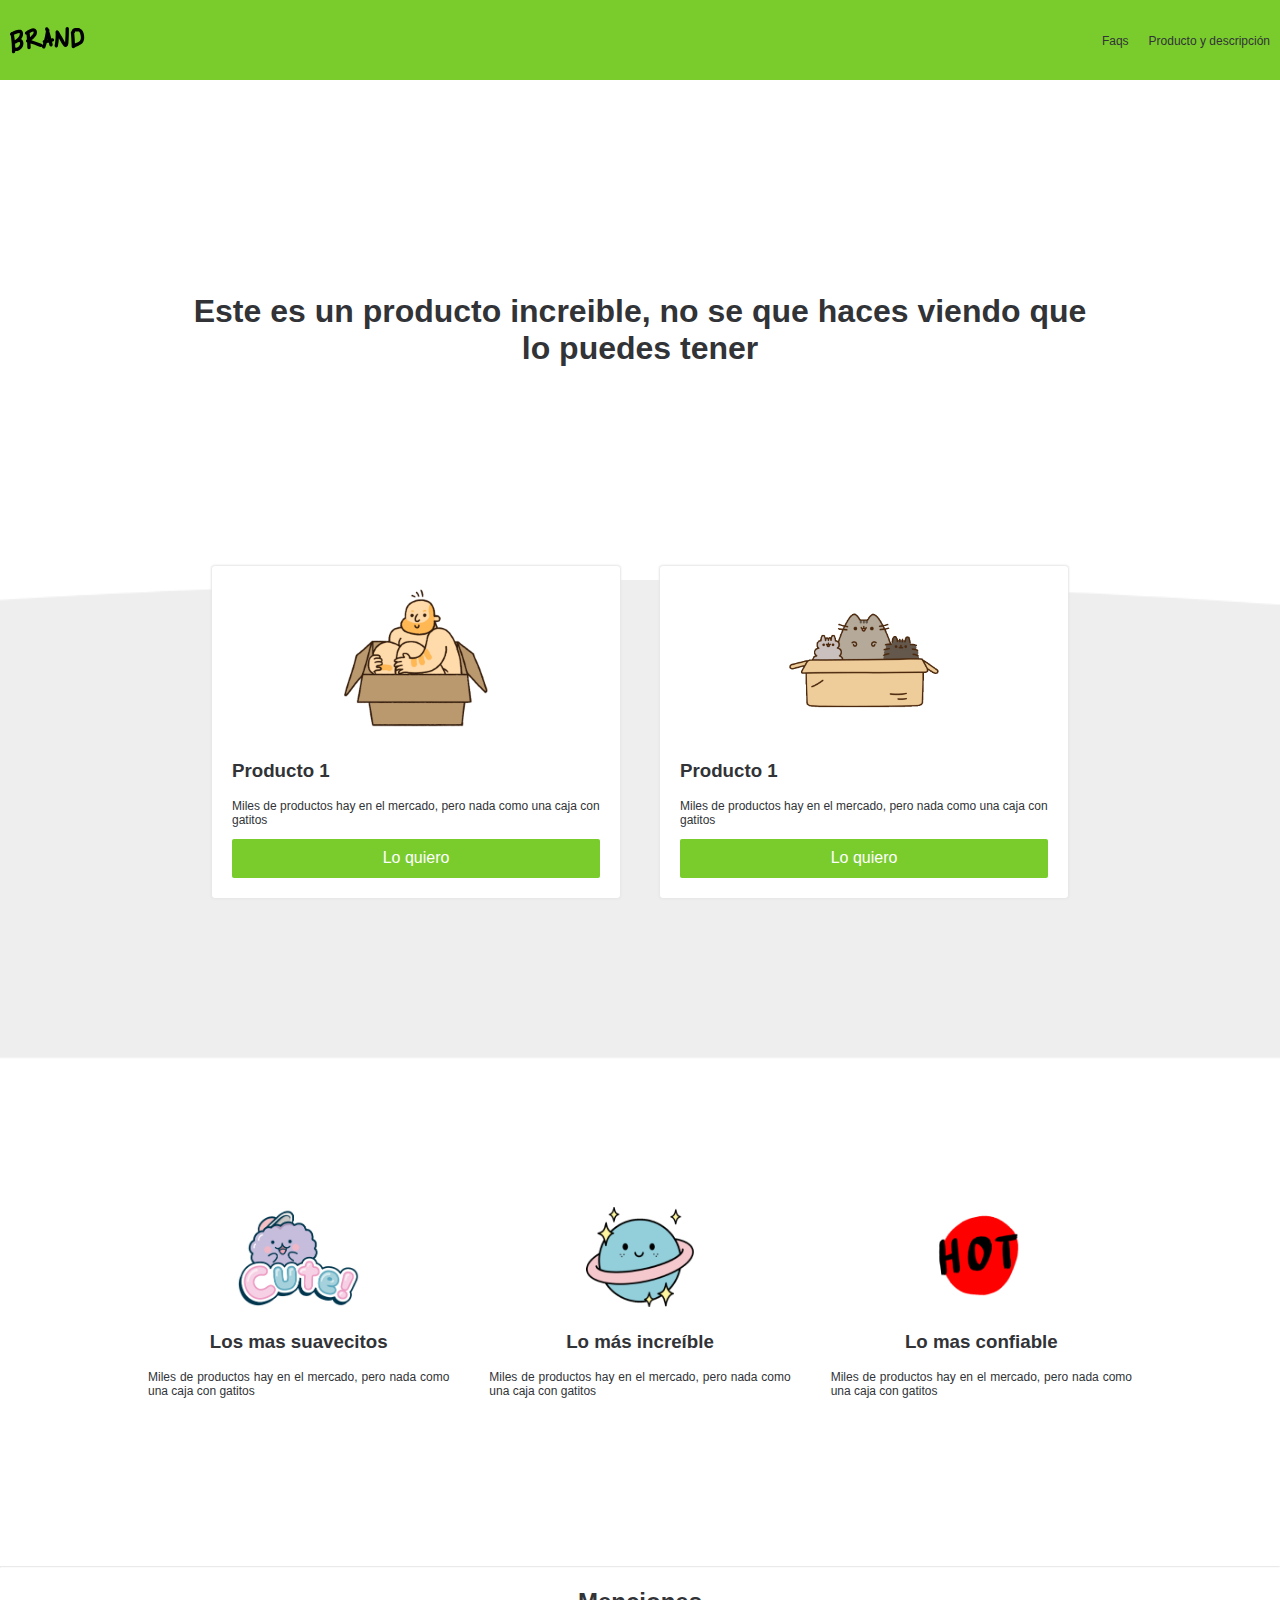
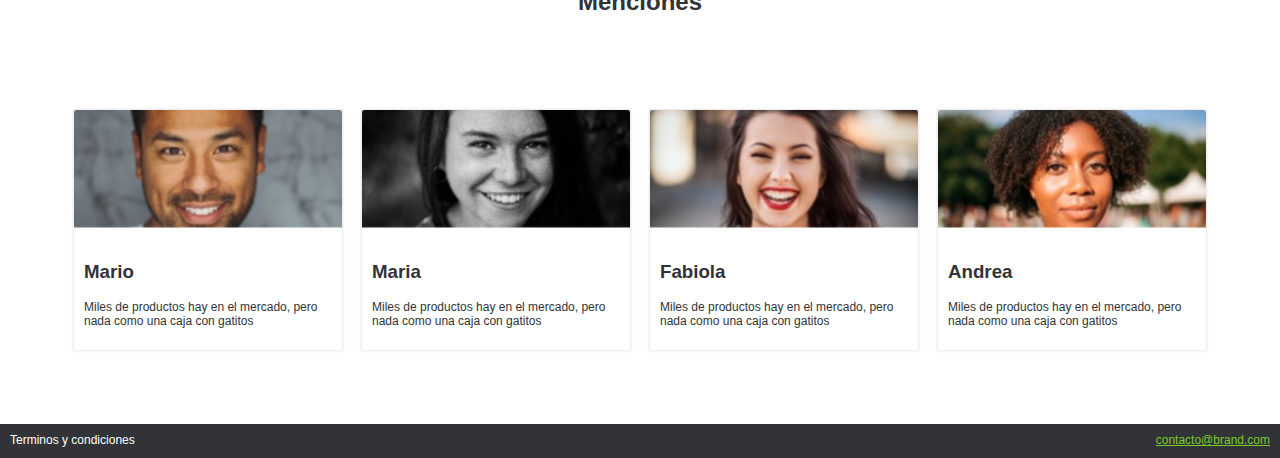
<file: index.html>
<!DOCTYPE html>
<html lang="en">
  <head>
    <meta charset="utf-8">
    <meta name="description" content="Este es un sitio de producto genial">

    <link rel="stylesheet" href="css/animation.css">
    <link rel="stylesheet" href="css/normalize.css">
    <link rel="stylesheet" href="css/estilos.css">
    <link rel="stylesheet" href="css/mobile.css">

    <title>BRAND📦</title>

  </head> <!-- Cierra head -->
  <body>
    <nav class="fadeInDown">
      <img src="images/logo.png" alt="">
      <ul>
        <li>
          <a href="#">Faqs</a></li>
        <li>
          <a href="producto.html">Producto y descripción</a></li>
      </ul>
    </nav>
    <h1 class="main_section fadeIn" >
      Este es un producto increible, no se que haces viendo que lo puedes tener
    </h1>
    <!-- Inicio productos -->
    <div class="products">
      <div class="product fadeInUp">
        <div class="content">
          <div class="image-product">
            <img src="images/box1.png" alt="">
          </div>
          <h3>Producto 1</h3>
          <p>Miles de productos hay en el mercado, pero nada como una caja con gatitos</p>
          <a href="venta.html">
          <button class="main_btn" href="venta.html">
            Lo quiero
          </button>
          </a>
        </div>
      </div>
      <div class="product fadeInUp">
        <div class="content">
          <div class="image-product">
            <img src="images/box2.png" alt="">
          </div>
          <h3>Producto 1</h3>
          <p>Miles de productos hay en el mercado, pero nada como una caja con gatitos</p>
          <a href="venta.html">
          <button class="main_btn">
            Lo quiero
          </button>
          </a>
        </div>
      </div>
    </div>
    <!-- Fin productos -->
    <!-- Inicia beneficios -->
    <div class="beneficios">
      <div class="beneficio">
        <div class="content_beneficio">
          <img src="images/b1.png" alt="">
          <h3>Los mas suavecitos</h3>
          <p class="text_beneficio">
            Miles de productos hay en el mercado, pero nada como una caja con gatitos
          </p>
        </div>
      </div>
      <div class="beneficio">
        <div class="content_beneficio">
          <img src="images/b2.png" alt="">
          <h3>Lo más increíble</h3>
          <p class="text_beneficio">
            Miles de productos hay en el mercado, pero nada como una caja con gatitos
          </p>
        </div>
      </div>
      <div class="beneficio">
        <div class="content_beneficio">
          <img src="images/b3.png" alt="">
          <h3>Lo mas confiable</h3>
          <p class="text_beneficio">
            Miles de productos hay en el mercado, pero nada como una caja con gatitos
          </p>
        </div>
      </div>
    </div>
    <!-- Fin beneficios -->
    <hr>
    <!-- Inicia menciones -->
    <h2 class="mention_title">Menciones</h2>
    <div class="mentions">
      <div class="mention">
        <div class="content_mention">
          <img src="images/p1.png" alt="">
          <div class="text">
            <h3>Mario</h3>
            <p>Miles de productos hay en el mercado, pero nada como una caja con gatitos</p>
          </div>
        </div>
      </div>
      <div class="mention">
        <div class="content_mention">
          <img src="images/p2.png" alt="">
          <div class="text">
            <h3>Maria</h3>
            <p>Miles de productos hay en el mercado, pero nada como una caja con gatitos</p>
          </div>
        </div>
      </div>
      <div class="mention">
        <div class="content_mention">
          <img src="images/p3.png" alt="">
          <div class="text">
            <h3>Fabiola</h3>
            <p>Miles de productos hay en el mercado, pero nada como una caja con gatitos</p>
          </div>
        </div>
      </div>
      <div class="mention">
        <div class="content_mention">
          <img src="images/p4.png" alt="">
          <div class="text">
            <h3>Andrea</h3>
            <p>Miles de productos hay en el mercado, pero nada como una caja con gatitos</p>
          </div>
        </div>
      </div>
    </div>
    <!-- Fin de menciones -->
    <!-- Inicio de footer -->
    <footer>
      <div class="option">Terminos y condiciones</div>
      <div class="option_contact"><a href="mailto:contacto@brand.com">contacto@brand.com</a></div>
    </footer>
    <!-- Fin de Footer -->

    <!-- Script -->
    <script src="scripts/script.js"></script>
  </body> <!-- Cierra body -->
</html> <!-- Cierra html -->
</file>
<file: css/animation.css>
.fadeIn{
  -webkit-animation-duration: 4s;
  -webkit-animation-fill-mode: both;
  -webkit-animation-name: fadeIn;
  animation-duration: 4s;
  animation-fill-mode: both;
  animation-name: fadeIn;
}
@keyframes fadeIn {
  from{
    opacity: 0;
  }
  to{
    opacity: 1;
  }
}
.fadeInDown {
  -webkit-animation-duration: 1s;
  animation-duration: 1s;
  animation-fill-mode: both;
  -webkit-animation-fill-mode: both;
  -webkit-animation-name: fadeInDown;
  animation-name: fadeInDown;
}

@keyframes fadeInDown{
  from{
    opacity: 0;
    -webkit-tranform: translate3d(0,-100%,0);
    transform: translate3d(0,-100%,0);
  }
  to{
    opacity: 1;
    -webkit-tranform: translate3d(0,0,0);
    transform: translate3d(0,0,0);
  }
}
.fadeInUp{
  -webkit-animation-duration: 1s;
  animation-duration: 1s;
  animation-fill-mode: both;
  -webkit-animation-fill-mode: both;
  -webkit-animation-name: fadeInUp;
  animation-name: fadeInUp;
}

@keyframes fadeInUp {
  from{
    opacity: 0;
    -webkit-transform: translate3d(0,100%,0);
    transform: translate3d(0,100%,0);
  }
  to{
    opacity: 1;
    -webkit-transform: translate3d(0,0,0);
    transform: translate3d(0,0,0);
  }
}
</file>
<file: css/estilos.css>
/*
#  ·················
#  ··_______________
#  ·/·___/·___/·___/
#  /·/__(__··|__··)·
#  \___/____/____/··
#  ·················
*/

/*------ Variables */
:root{
  /*------ Colores */
  --green-color: #7ACC2D;
  --black-color: #313337;
  --white-color: white;
  /*------ Tipografía */
  --normal:12px;
  /*------ Espaciado */
  --space:10px;
  --space-2:20px;
  --box:0px 0 2px 1px #e6e5e9;
}

/* -------------------------------------------  */
html, body{
  margin:0;
  padding: 0;
  font-family: helvetica;
  color: var(--black-color);
}

p, label{
  font-size: var(--normal);
}




nav{
  display: flex;
  justify-content: space-between;
  align-items: center;
  width: 100%;
  padding: var(--space);
  min-height: 60px;
  background-color: var(--green-color);
}

nav a{
  text-decoration: none;
  color: var(--black-color);
  font-size: var(--normal);
}

nav a:hover{
  color: var(--white-color);
}

nav ul {
  display: flex;
}

nav ul li{
  padding-right: 20px;
  list-style: none;
}

hr{
  opacity: .2;
}

/* ------------------------------------------- MAIN SECTION */

.main_section{
  text-align: center;
  padding: 15%;
}

/* -------------------------------------------  PRODUCTOS */

.products{
  background-image: url("../images/curve.png");
  padding: 15%;
  background-position: center top;
  background-repeat: no-repeat;
  display: flex;
  height: 95px;
  background-size: cover;

}

.product{
  padding: 20px;
  margin-top: -226px;
}

.image-product{
  text-align: center;
}

.content{
  padding: 20px;
  background: var(--white-color);
  border-radius: 3px;
  box-shadow: 0px 0 2px 1px #e6e5e9;
}

.main_btn{
  padding: var(--space);
  background-color: var(--green-color);
  width: 100%;
  border: 0px;
  border-radius: 2px;
  cursor: pointer;
  color: var(--white-color);
}
.main_btn:hover{
  background-color: #63a426;
}

/* Beneficios */
.beneficios{
  padding: 10%;
  display: flex;
}

.beneficio{
  text-align: center;
  padding: 20px;
}

.beneficio img{
  max-height: 100px
}

.text_beneficio{
  text-align: justify;
}

/* Mentions */
.mentions{
  display: flex;
  padding: 5%;
}
.mention img{
  width: 100%;
}
h2.mention_title{
  text-align: center;
}
.mention{
  padding: var(--space);
}
.content_mention{
  box-shadow: 0px 0 2px 1px #e6e5e9;
}
.mention .text{
  padding: var(--space);
  /* ------------------------------------------- venta */
}
.modulo_pago{
  background-color: var(--white-color);
  box-shadow: var(--box);
  padding: var(--space);
}
.modulo_pago_images{
  max-width: 150px;
  text-align: center;
  margin: auto;
  width: 100%;
}
.data{
  margin-top: var(--space);
  width: 100%;
  height: 35px;
  border-radius: 2px;
  border: 1px solid var(--black-color);
  box-sizing: border-box;
}
.modulo_pago .main_btn{
  margin-top: 10px;

}
/* ------------------------------------------- Footer */
footer{
  display: flex;
  justify-content: space-between;
  font-size: var(--normal);
  background-color: var(--black-color);
  padding: var(--space);
  color: var(--white-color);
}
.option_contact a{
  color: var(--green-color);
}
</file>
<file: css/mobile.css>
@media (max-width: 600px) {

  .products{
    display: inherit;
    height: auto;
  }
  .product{
    margin-top: auto;
  }
  .main_section{
    padding: 4%;
  }
  .beneficios, .mentions{
    display: inherit;
  }


}
</file>
